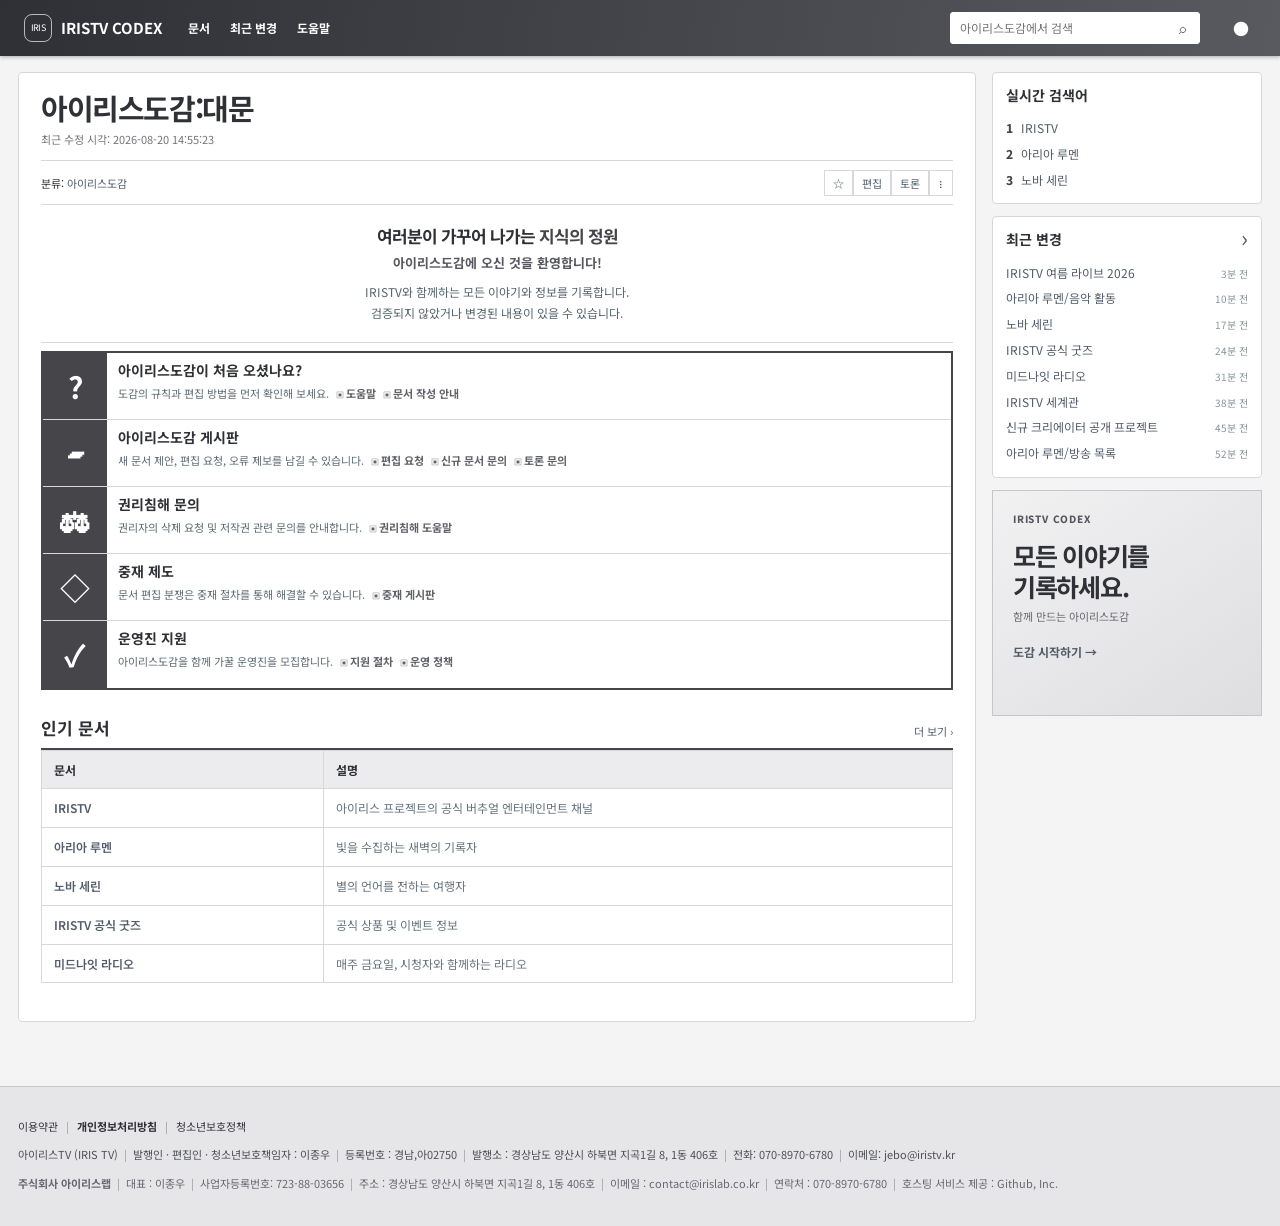
<file: index.html>
<!doctype html>
<html lang="ko">
  <head>
    <meta charset="UTF-8" />
    <meta name="viewport" content="width=device-width, initial-scale=1.0" />
    <meta http-equiv="refresh" content="0; url=/c/%EC%95%84%EC%9D%B4%EB%A6%AC%EC%8A%A4%EB%8F%84%EA%B0%90%3A%EB%8C%80%EB%AC%B8/" />
    <title>아이리스도감으로 이동 중…</title>
    <script>location.replace('/c/%EC%95%84%EC%9D%B4%EB%A6%AC%EC%8A%A4%EB%8F%84%EA%B0%90%3A%EB%8C%80%EB%AC%B8/');</script>
  </head>
  <body></body>
</html>
</file>
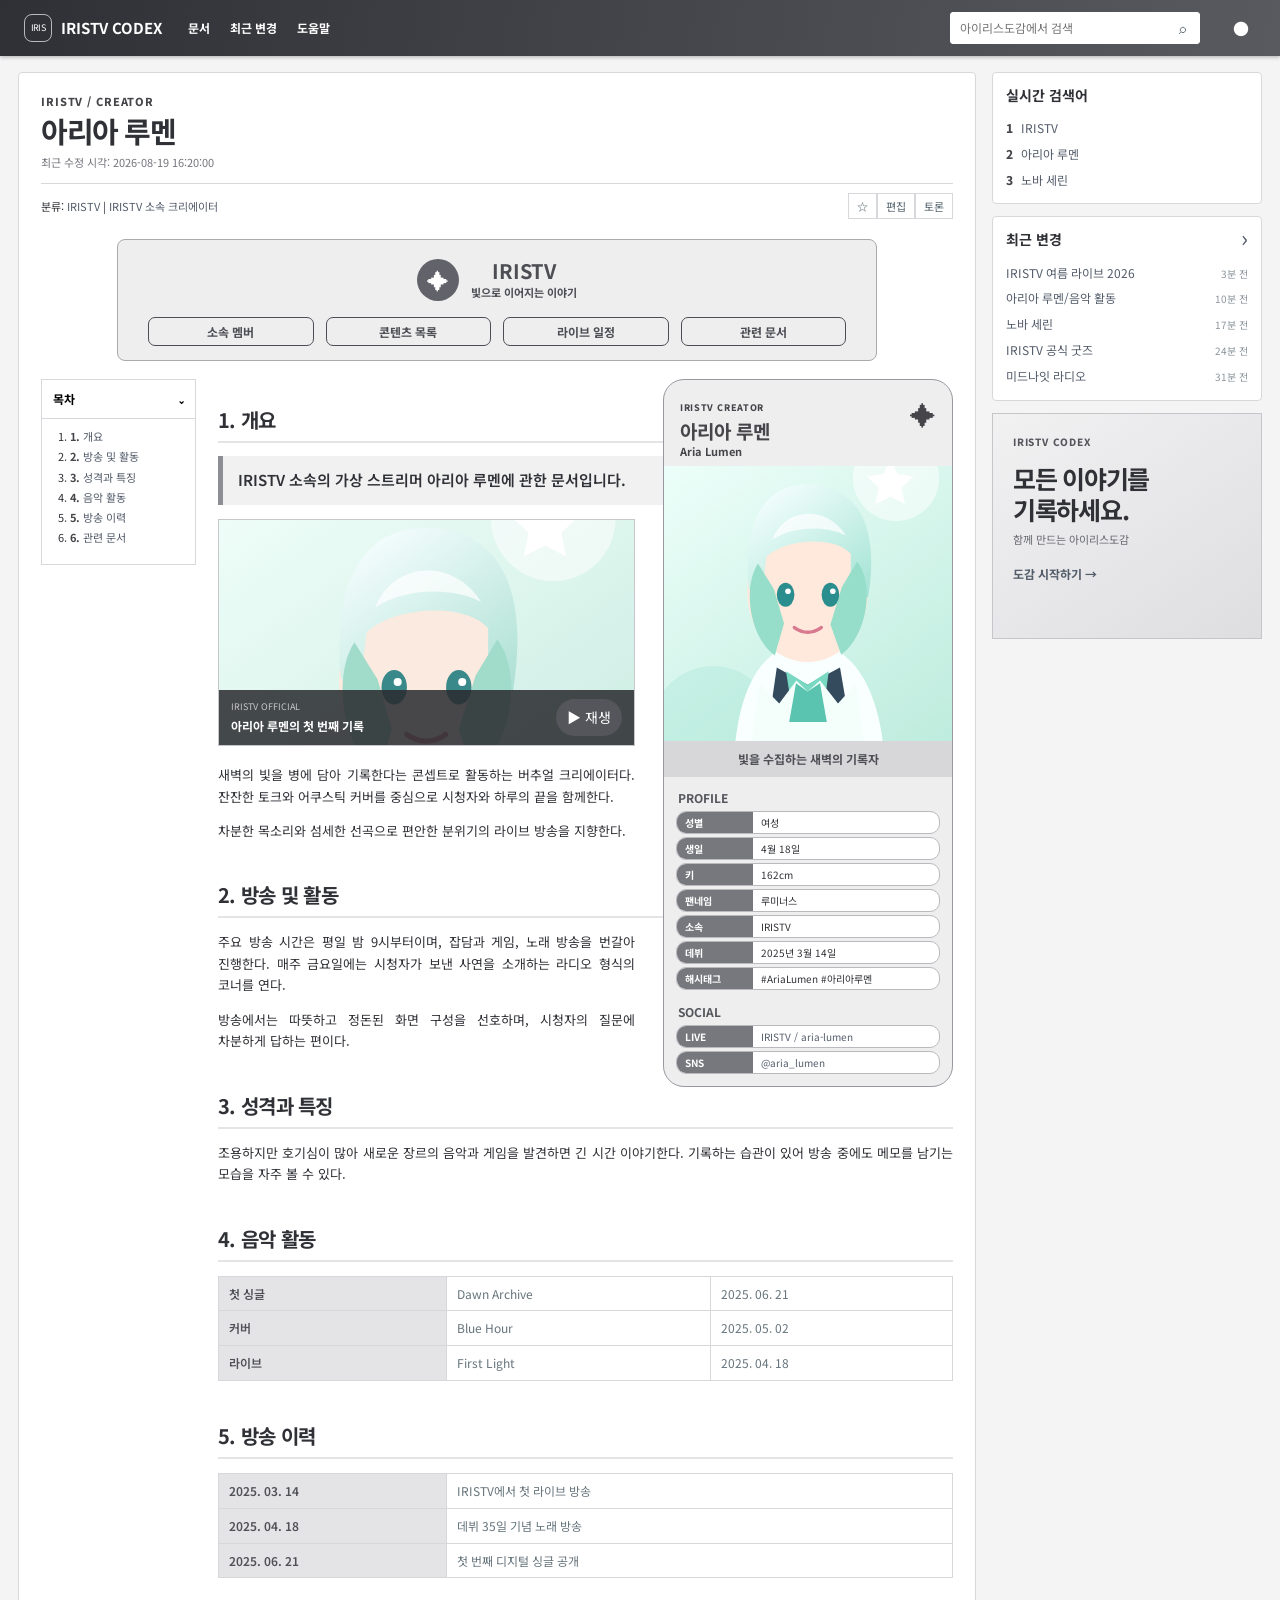
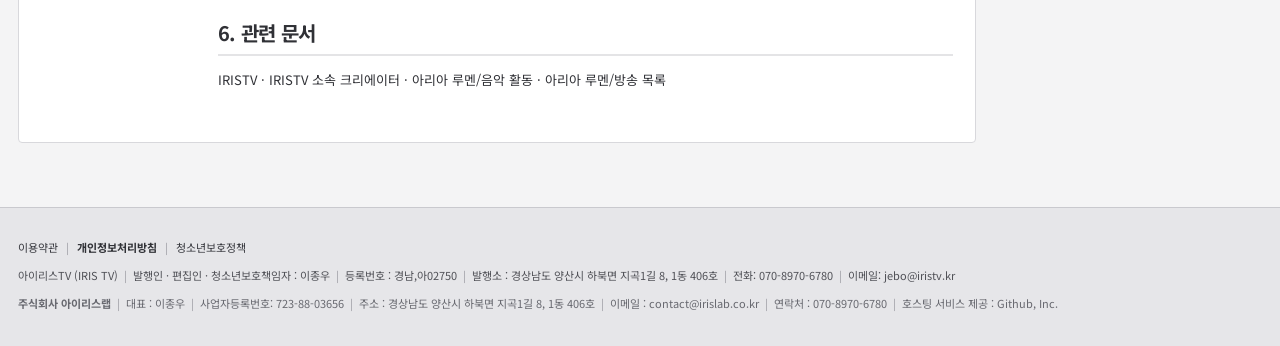
<file: test/index.html>
<!doctype html>
<html lang="ko">
  <head>
    <meta charset="UTF-8" />
    <meta name="viewport" content="width=device-width, initial-scale=1.0" />
    <meta http-equiv="refresh" content="0; url=/c/%EC%95%84%EB%A6%AC%EC%95%84%20%EB%A3%A8%EB%A9%98/" />
    <title>아리아 루멘 | IRISTV CODEX</title>
    <script>location.replace('/c/%EC%95%84%EB%A6%AC%EC%95%84%20%EB%A3%A8%EB%A9%98/');</script>
  </head>
  <body></body>
</html>
</file>
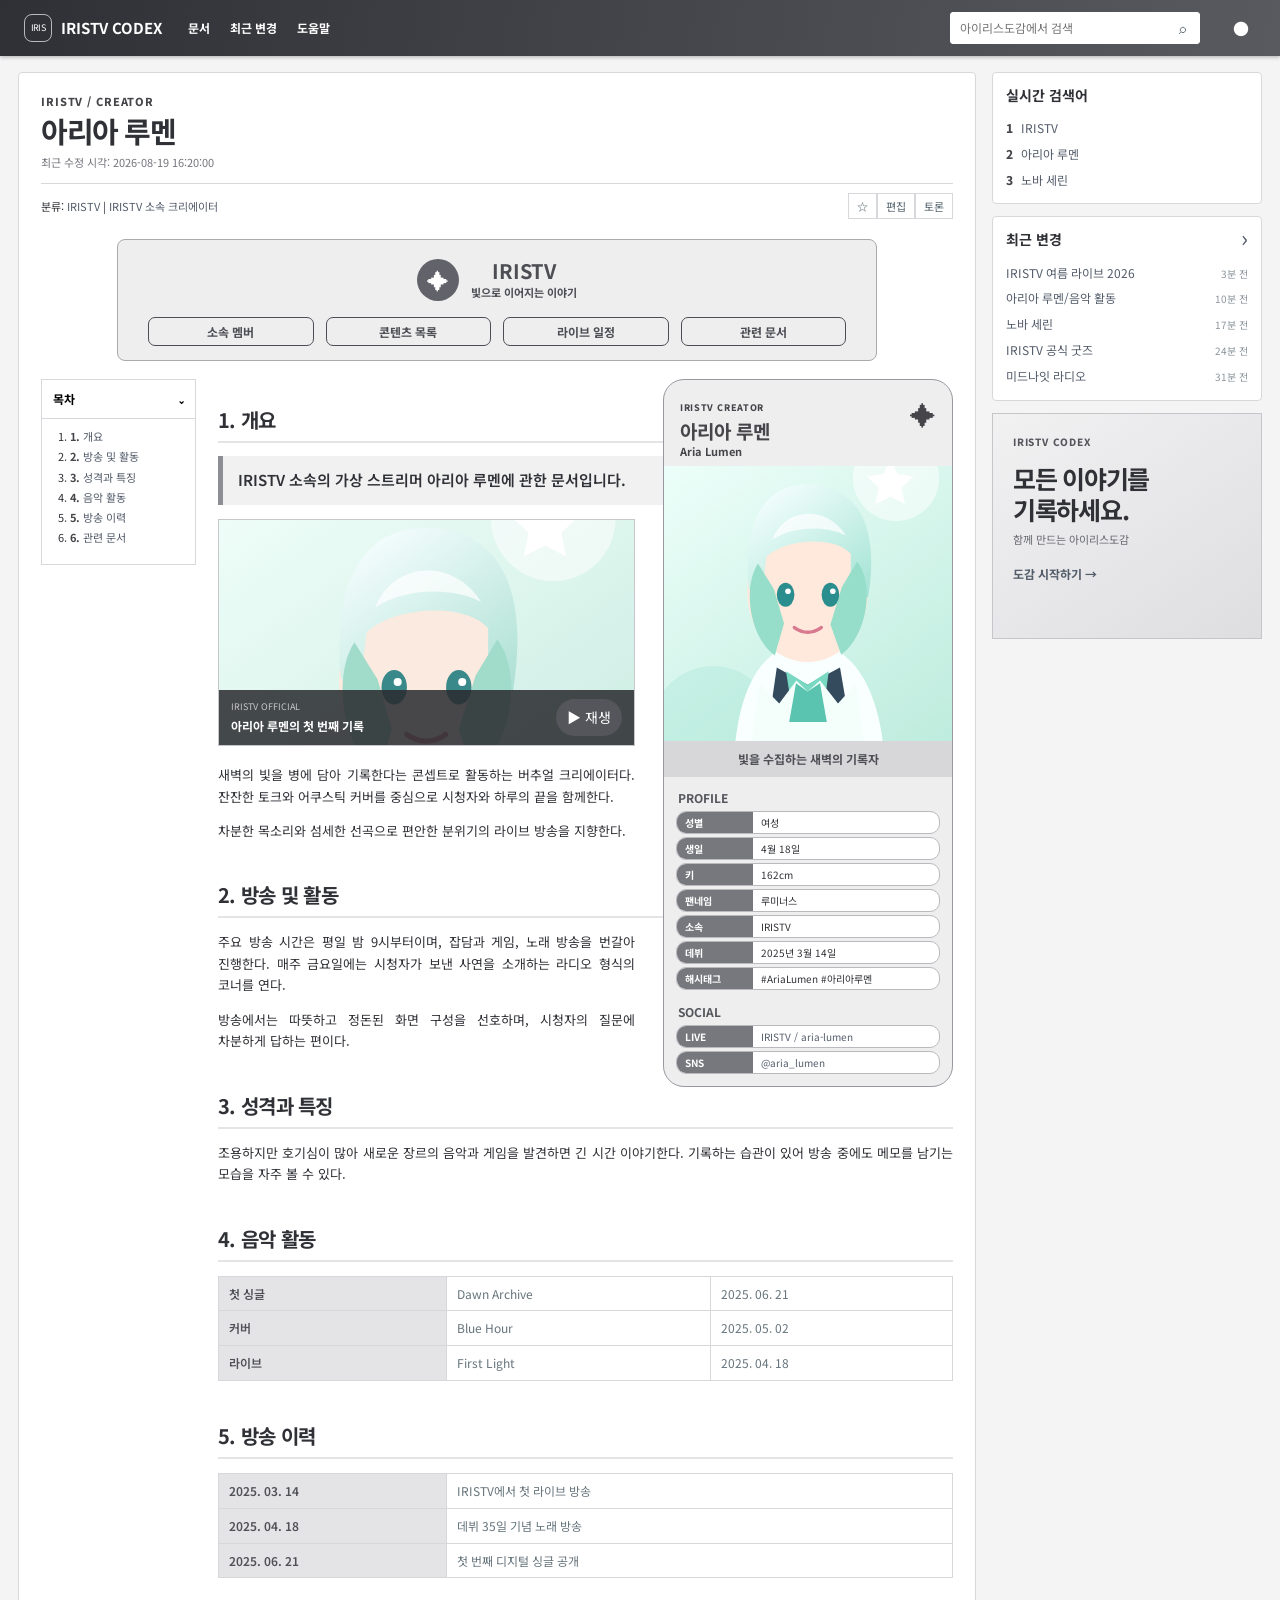
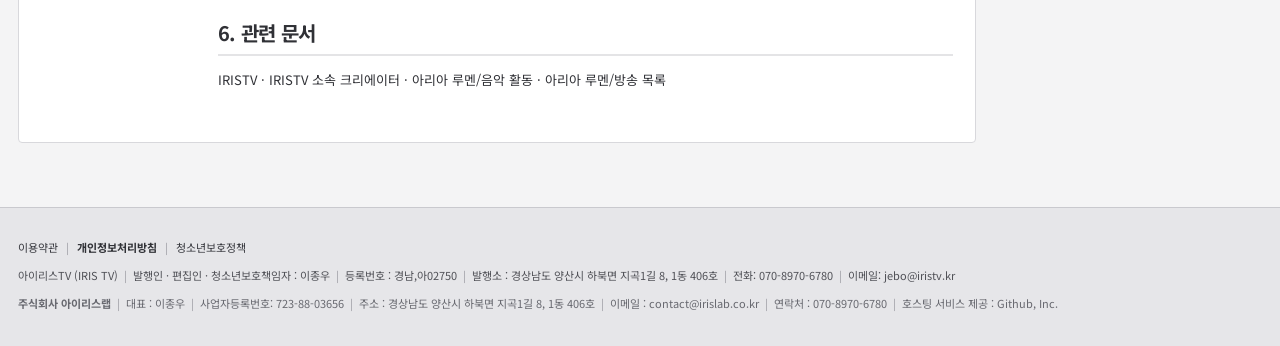
<file: c/아리아 루멘/index.html>
<!doctype html>
<html lang="ko">
  <head>
    <meta charset="UTF-8" />
    <meta name="viewport" content="width=device-width, initial-scale=1.0" />
    <meta name="description" content="아리아 루멘 문서 | IRISTV 아이리스도감" />
    <title>아리아 루멘 | IRISTV CODEX</title>
    <link rel="stylesheet" href="../../css/wiki.css" />
  </head>
  <body>
    <div id="app"></div>
    <script type="module" src="../../js/aria-app.js"></script>
  </body>
</html>
</file>
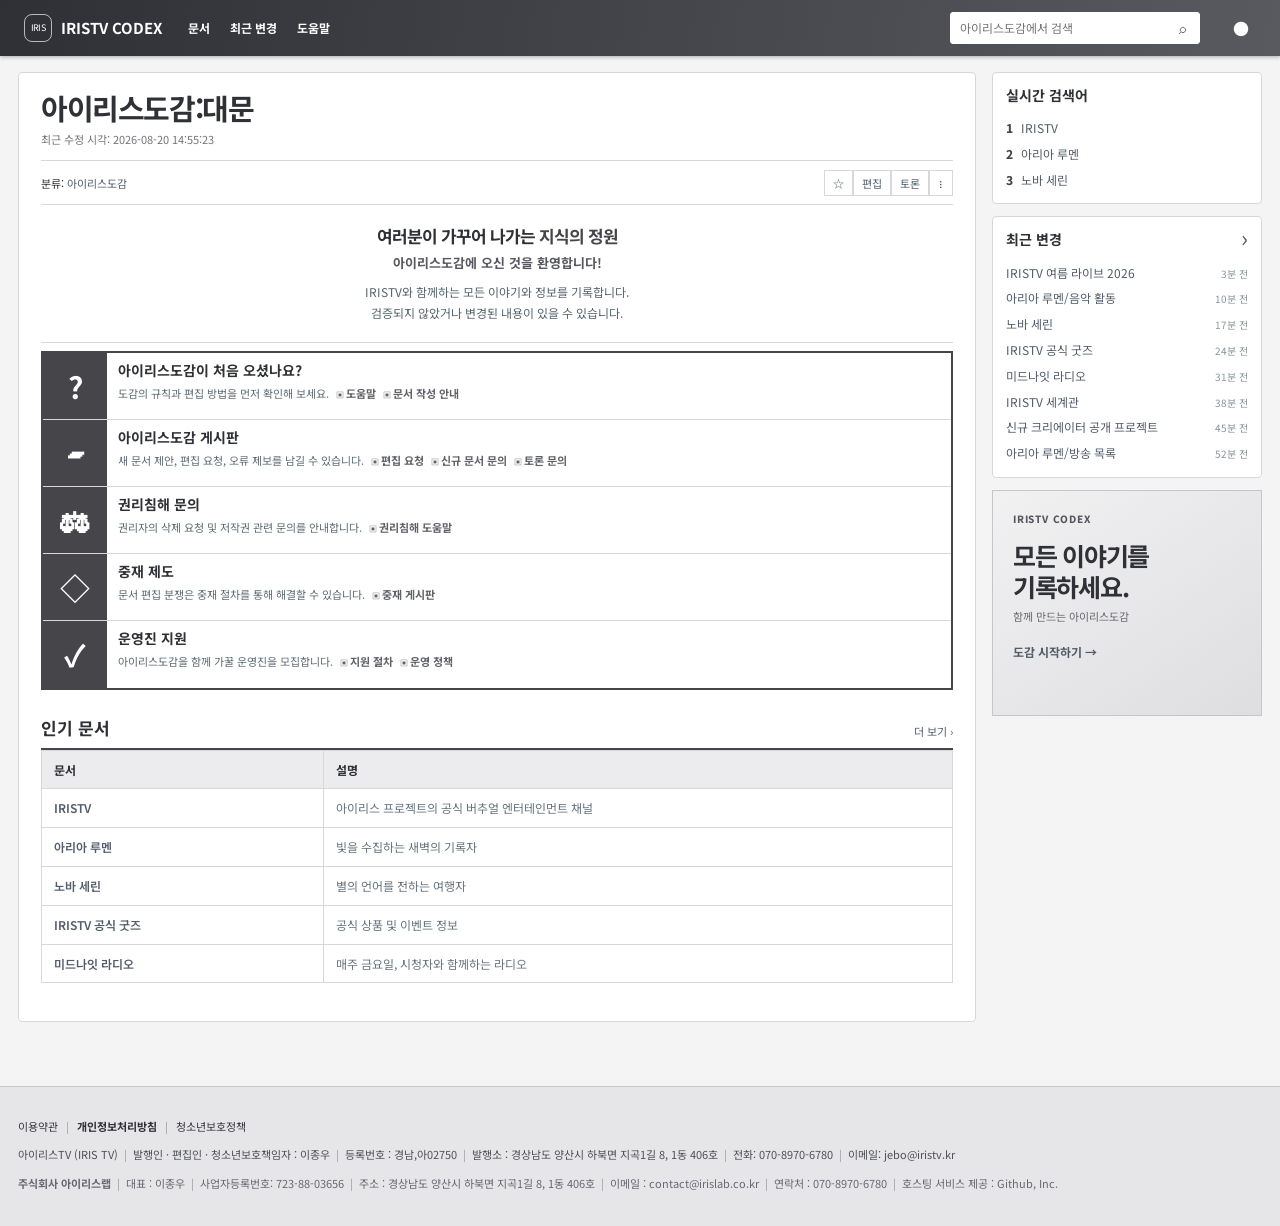
<file: c/아이리스도감:대문/index.html>
<!doctype html>
<html lang="ko">
  <head>
    <meta charset="UTF-8" />
    <meta name="viewport" content="width=device-width, initial-scale=1.0" />
    <meta name="description" content="IRISTV 아이리스도감 메인 화면" />
    <title>아이리스도감:대문 | IRISTV CODEX</title>
    <link rel="stylesheet" href="../../css/wiki.css" />
  </head>
  <body>
    <div id="app"></div>
    <script type="module" src="../../js/app.js"></script>
  </body>
</html>
</file>
<file: css/wiki.css>
@import url('https://fonts.googleapis.com/css2?family=Noto+Sans+KR:wght@400;500;600;700;800&display=swap');

:root { --brand: #45454a; --ink: #303136; --muted: #74757c; --line: #d8d8dc; --soft: #f4f4f5; }
* { box-sizing: border-box; }
html { scroll-behavior: smooth; }
body { margin: 0; background: var(--soft); color: var(--ink); font-family: 'Noto Sans KR', Arial, sans-serif; font-size: 14px; line-height: 1.65; }
a { color: #535c6a; text-decoration: none; }
button, input { font: inherit; }
.site-header { height: 56px; display: flex; align-items: center; gap: 26px; padding: 0 max(24px, calc((100% - 1400px) / 2)); background: linear-gradient(100deg, #2f3035, #595a60); color: #fff; box-shadow: 0 1px 4px #17171b52; }
.brand { display: flex; align-items: center; gap: 9px; color: #fff; white-space: nowrap; font-size: 15px; }
.brand-mark { display: grid; place-items: center; width: 28px; height: 28px; border: 1px solid #ffffffa8; border-radius: 8px; font-size: 9px; letter-spacing: -.7px; }
.header-nav { display: flex; gap: 20px; }
.header-nav a { color: #fff; font-size: 12px; font-weight: 700; }
.search-form { display: flex; width: 250px; height: 32px; margin-left: auto; overflow: hidden; background: #fff; border-radius: 4px; }
.search-form input { flex: 1; min-width: 0; padding: 0 10px; border: 0; outline: 0; font-size: 12px; }
.search-form button, .account-button { width: 35px; border: 0; background: #fff; color: #52616b; cursor: pointer; }
.account-button { width: 30px; background: transparent; color: #fff; font-size: 16px; }
.page-shell { display: grid; grid-template-columns: minmax(0, 1fr) 270px; gap: 16px; max-width: 1400px; margin: 16px auto; padding: 0 18px 40px; }
.wiki-document, .side-panel { background: #fff; border: 1px solid var(--line); border-radius: 4px; }
.wiki-document { min-width: 0; padding: 16px 22px 38px; }
.document-heading { padding-bottom: 12px; border-bottom: 1px solid var(--line); }
.document-heading h1 { margin: 0 0 5px; font-size: 29px; line-height: 1.25; letter-spacing: -1.4px; }
.document-heading p { margin: 0; color: var(--muted); font-size: 11px; }
.document-tools { display: flex; align-items: center; justify-content: space-between; min-height: 43px; gap: 14px; font-size: 11px; }
.document-tools button { padding: 3px 8px; border: 1px solid var(--line); background: #fff; color: #52616b; cursor: pointer; }
.welcome { padding: 17px 10px 19px; border-top: 1px solid var(--line); border-bottom: 1px solid var(--line); text-align: center; }
.welcome h2 { margin: 0 0 2px; font-size: 17px; letter-spacing: -1px; }
.welcome em { color: var(--brand); font-style: normal; }
.welcome strong { display: block; margin-bottom: 8px; color: #585960; font-size: 13px; }
.welcome p { margin: 1px 0; color: #56656d; font-size: 12px; }
.guide-list { margin-top: 8px; border: 2px solid var(--brand); }
.guide-item { display: grid; grid-template-columns: 64px 1fr; min-height: 67px; border-bottom: 1px solid var(--line); }
.guide-item:last-child { border-bottom: 0; }
.guide-icon { display: grid; place-items: center; background: var(--brand); color: #fff; font-size: 30px; font-weight: 700; }
.guide-item > div { padding: 7px 11px; }
.guide-item h2 { margin: 0; font-size: 14px; line-height: 1.5; }
.guide-item p { display: inline; margin: 0; color: #5e6b72; font-size: 11px; }
.guide-links { display: inline-flex; flex-wrap: wrap; gap: 7px; margin-left: 7px; }
.guide-links a { color: #62636a; font-size: 11px; font-weight: 700; }
.guide-links a::before { content: '▣ '; font-size: 8px; }
.popular-section { margin-top: 24px; }
.section-title { display: flex; justify-content: space-between; align-items: center; border-bottom: 2px solid var(--brand); }
.section-title h2 { margin: 0; padding-bottom: 5px; font-size: 17px; }
.section-title a { font-size: 11px; }
table { width: 100%; border-collapse: collapse; font-size: 12px; }
th, td { padding: 9px 12px; border: 1px solid var(--line); text-align: left; }
thead { background: #ececee; }
tbody th { width: 31%; color: #3d4b52; font-weight: 600; }
td { color: #66747c; }
.sidebar { display: flex; flex-direction: column; gap: 12px; }
.side-panel { padding: 11px 13px; }
.side-panel h2 { display: flex; justify-content: space-between; margin: 0 0 8px; font-size: 14px; }
.side-panel h2 a { font-size: 23px; font-weight: 400; line-height: .8; }
.live-panel ol, .side-panel ul { margin: 0; padding: 0; list-style: none; }
.live-panel li { display: flex; gap: 8px; padding: 3px 0; font-size: 12px; }
.live-panel li span { color: var(--brand); font-weight: 800; }
.side-panel li { display: flex; align-items: baseline; gap: 8px; padding: 3px 0; font-size: 12px; }
.side-panel li a { overflow: hidden; flex: 1; text-overflow: ellipsis; white-space: nowrap; }
time { flex: none; color: #89949a; font-size: 10px; }
.promo { min-height: 226px; padding: 20px; background: linear-gradient(145deg, #f1f1f2, #dedee1); border: 1px solid #c5c5ca; }
.promo span { display: block; color: #55565c; font-size: 10px; font-weight: 800; letter-spacing: .08em; }
.promo strong { display: block; margin: 13px 0 5px; font-size: 25px; line-height: 1.24; letter-spacing: -1.3px; }
.promo p { margin: 0 0 14px; color: #686970; font-size: 11px; }
.promo a { font-size: 12px; font-weight: 700; }
@media (max-width: 820px) { .site-header { gap: 14px; padding: 0 14px; } .header-nav { display: none; } .page-shell { grid-template-columns: 1fr; padding: 0 10px 24px; } .sidebar { display: grid; grid-template-columns: 1fr 1fr; } .promo { grid-column: span 2; } }
@media (max-width: 520px) { .site-header { height: 52px; } .brand strong { font-size: 12px; } .search-form { width: 155px; } .wiki-document { padding: 14px 12px 25px; } .document-heading h1 { font-size: 24px; } .guide-item { grid-template-columns: 48px 1fr; } .guide-icon { font-size: 24px; } .guide-item > div { padding: 6px 8px; } .sidebar { display: flex; } .promo { min-height: 160px; } }

.eyebrow { color: var(--brand); font-size: 11px; font-weight: 800; letter-spacing: .08em; }
.affiliation-card { max-width: 760px; margin: 12px auto 18px; padding: 18px 30px 14px; border: 1px solid #a9a9ae; border-radius: 8px; background: #eeeeef; color: #4d4e54; text-align: center; }
.affiliation-title { display: flex; align-items: center; justify-content: center; gap: 12px; }
.affiliation-title .orb { display: grid; width: 42px; height: 42px; place-items: center; border-radius: 50%; background: #62636a; color: #fff; font-size: 22px; }
.affiliation-title strong, .affiliation-title small { display: block; }
.affiliation-title strong { font-size: 20px; line-height: 1.25; }
.affiliation-title small { font-size: 11px; font-weight: 700; }
.affiliation-links { display: grid; grid-template-columns: repeat(4, 1fr); gap: 12px; margin-top: 15px; }
.affiliation-links a { padding: 4px; border: 1px solid currentColor; border-radius: 7px; color: inherit; font-size: 12px; font-weight: 700; }
.content-grid { display: grid; grid-template-columns: 155px minmax(0, 1fr); gap: 22px; }
.toc { position: sticky; top: 12px; border: 1px solid var(--line); background: #fff; }
.toc-toggle { width: 100%; padding: 9px 11px; border: 0; border-bottom: 1px solid var(--line); background: #fff; text-align: left; font-size: 12px; font-weight: 700; cursor: pointer; }
.toc-toggle span { float: right; }
.toc ol { margin: 7px 0; padding: 0 12px 10px 28px; }
.toc li { padding: 1px 0; font-size: 11px; }
.toc b { color: var(--brand); }
.article-column { min-width: 0; }
.profile-card { float: right; width: 290px; margin: 0 0 22px 28px; overflow: hidden; border: 1px solid #98999f; border-radius: 21px; background: #eeeeef; }
.profile-heading { display: flex; justify-content: space-between; padding: 14px 16px 6px; color: #45454a; }
.profile-heading span { font-size: 9px; font-weight: 800; letter-spacing: .07em; }
.profile-heading h2 { margin: 1px 0 0; font-size: 19px; line-height: 1.25; }
.profile-heading p { margin: 0; font-size: 11px; font-weight: 700; }
.profile-heading i { font-size: 26px; font-style: normal; }
.profile-image { display: block; width: 100%; height: 275px; object-fit: cover; object-position: center; }
.profile-tagline { margin: 0; padding: 8px 16px; background: #d7d7da; color: #4f5056; text-align: center; font-size: 12px; font-weight: 700; }
.profile-card h3 { margin: 11px 14px 3px; color: #55565c; font-size: 12px; }
.profile-list { margin: 0 12px 12px; }
.profile-list div { display: grid; grid-template-columns: 76px 1fr; margin-top: 3px; overflow: hidden; border: 1px solid #b9b9be; border-radius: 10px; background: #fff; font-size: 10px; line-height: 1.5; }
.profile-list dt { padding: 3px 8px; background: #77787e; color: #fff; font-weight: 700; }
.profile-list dd { margin: 0; padding: 3px 8px; }
.wiki-section { padding-top: 9px; }
.wiki-section h2 { margin: 15px 0 13px; padding: 0 0 5px; border-bottom: 2px solid #e4e4e6; font-size: 20px; letter-spacing: -.7px; }
.wiki-section h2 a { color: var(--ink); }
.wiki-section p { margin: 0 0 13px; font-size: 13px; text-align: justify; word-break: keep-all; }
.wiki-section .lead { padding: 12px 15px; border-left: 5px solid #8d8e94; background: #f1f1f2; font-size: 15px; font-weight: 600; }
.media-card { position: relative; max-width: 470px; margin: 14px auto 18px; overflow: hidden; border: 1px solid #c7c7cb; }
.media-card img { display: block; width: 100%; height: 225px; object-fit: cover; object-position: center 27%; filter: grayscale(.2); }
.media-card figcaption { position: absolute; right: 0; bottom: 0; left: 0; display: grid; grid-template-columns: 1fr auto; gap: 0 10px; align-items: center; width: 100%; padding: 9px 12px; background: #292a2ed9; color: #fff; }
.media-card span { color: #c8c8cc; font-size: 9px; }
.media-card strong { font-size: 12px; }
.media-card button { grid-row: 1 / 3; grid-column: 2; padding: 7px 11px; border: 0; border-radius: 20px; background: #55565c; color: #fff; cursor: pointer; }
.data-table { margin: 14px 0; overflow-x: auto; }
.data-table table { width: 100%; border-collapse: collapse; font-size: 12px; }
.data-table th, .data-table td { padding: 7px 10px; border: 1px solid #d7d7da; text-align: left; }
.data-table th { background: #e4e4e6; color: #505157; white-space: nowrap; }
@media (max-width: 820px) { .content-grid { grid-template-columns: 1fr; } .toc { position: static; } .profile-card { float: none; width: min(100%, 290px); margin: 0 auto 22px; } }
@media (max-width: 520px) { .affiliation-card { padding: 14px; } .affiliation-links { grid-template-columns: repeat(2, 1fr); } }

.container { width: min(calc(100% - 36px), 1364px); margin: 0 auto; }
footer { margin-top: 24px; padding: 30px 0 34px; border-top: 1px solid #c9c9ce; background: #e6e6e9; color: #686970; font-size: 11px; }
.footer-policy, .footer-publisher, .footer-info { display: flex; flex-wrap: wrap; gap: 4px 0; }
.footer-policy { margin-bottom: 10px; color: #38393f; }
.footer-publisher { margin-bottom: 10px; color: #505157; }
.footer-policy strong { color: #303136; }
.footer-policy span, .footer-policy strong, .footer-publisher span, .footer-info span { white-space: nowrap; }
.footer-policy i { margin: 0 8px; color: #9a9aa0; font-style: normal; }
.footer-publisher span:not(:last-child)::after, .footer-info span:not(:last-child)::after { margin: 0 6px; color: #9a9aa0; content: "|"; }
.footer-info a { color: inherit; font-weight: 700; }
@media (max-width: 520px) { footer { margin-top: 10px; padding: 22px 0 26px; } .container { width: min(calc(100% - 20px), 1364px); } .footer-policy i { margin: 0 5px; } .footer-info span:not(:last-child)::after { margin: 0 4px; } }
</file>
